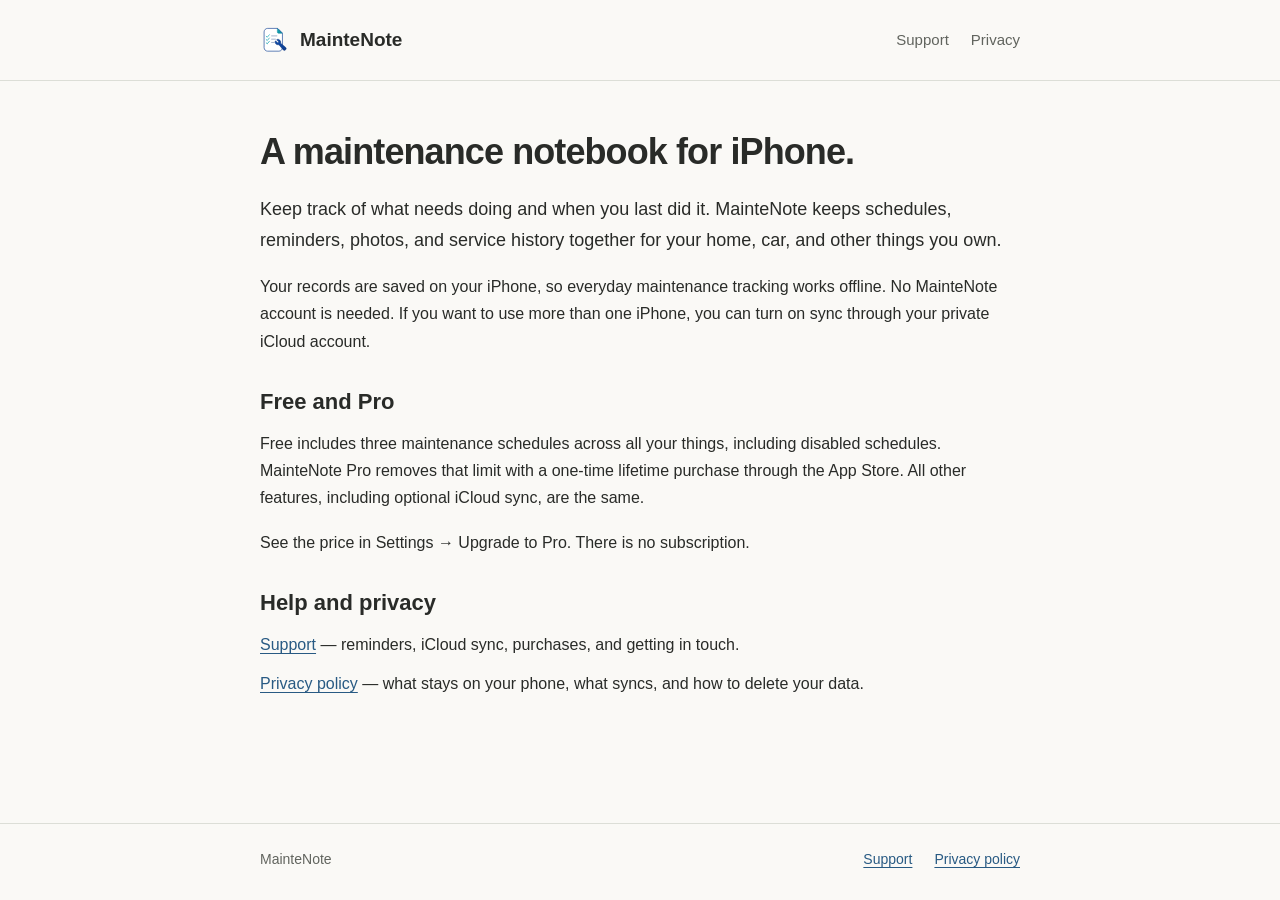
<file: public/index.html>
<!doctype html>
<html lang="en">
<head>
  <meta charset="utf-8">
  <meta name="viewport" content="width=device-width, initial-scale=1">
  <meta name="description" content="Support and privacy information for MainteNote, the offline maintenance notebook for iPhone.">
  <meta name="referrer" content="strict-origin-when-cross-origin">
  <title>MainteNote — Support &amp; Privacy</title>
  <link rel="icon" href="./maintenote-mark.svg" type="image/svg+xml">
  <meta name="theme-color" content="#faf9f6" media="(prefers-color-scheme: light)">
  <meta name="theme-color" content="#191a18" media="(prefers-color-scheme: dark)">
  <link rel="stylesheet" href="./styles.css">
</head>
<body>
  <a class="skip-link" href="#main">Skip to content</a>
  <header class="site-header">
    <div class="container header-inner">
      <a class="brand" href="./"><img class="brand-mark" src="./maintenote-mark.svg" alt="">MainteNote</a>
      <nav aria-label="Main navigation"><a href="./support/">Support</a><a href="./privacy/">Privacy</a></nav>
    </div>
  </header>
  <main id="main" class="container">
    <h1>A maintenance notebook for iPhone.</h1>
    <p class="lead">Keep track of what needs doing and when you last did it. MainteNote keeps schedules, reminders, photos, and service history together for your home, car, and other things you own.</p>
    <p>Your records are saved on your iPhone, so everyday maintenance tracking works offline. No MainteNote account is needed. If you want to use more than one iPhone, you can turn on sync through your private iCloud account.</p>
    <section class="home-section" aria-labelledby="plan-title">
      <h2 id="plan-title">Free and Pro</h2>
      <p>Free includes three maintenance schedules across all your things, including disabled schedules. MainteNote Pro removes that limit with a one-time lifetime purchase through the App Store. All other features, including optional iCloud sync, are the same.</p>
      <p>See the price in Settings → Upgrade to Pro. There is no subscription.</p>
    </section>
    <section class="home-section" aria-labelledby="help-title">
      <h2 id="help-title">Help and privacy</h2>
      <ul class="page-links">
        <li><a href="./support/">Support</a> — reminders, iCloud sync, purchases, and getting in touch.</li>
        <li><a href="./privacy/">Privacy policy</a> — what stays on your phone, what syncs, and how to delete your data.</li>
      </ul>
    </section>
  </main>
  <footer class="site-footer">
    <div class="container footer-inner"><span>MainteNote</span><div class="footer-links"><a href="./support/">Support</a><a href="./privacy/">Privacy policy</a></div></div>
  </footer>
</body>
</html>
</file>
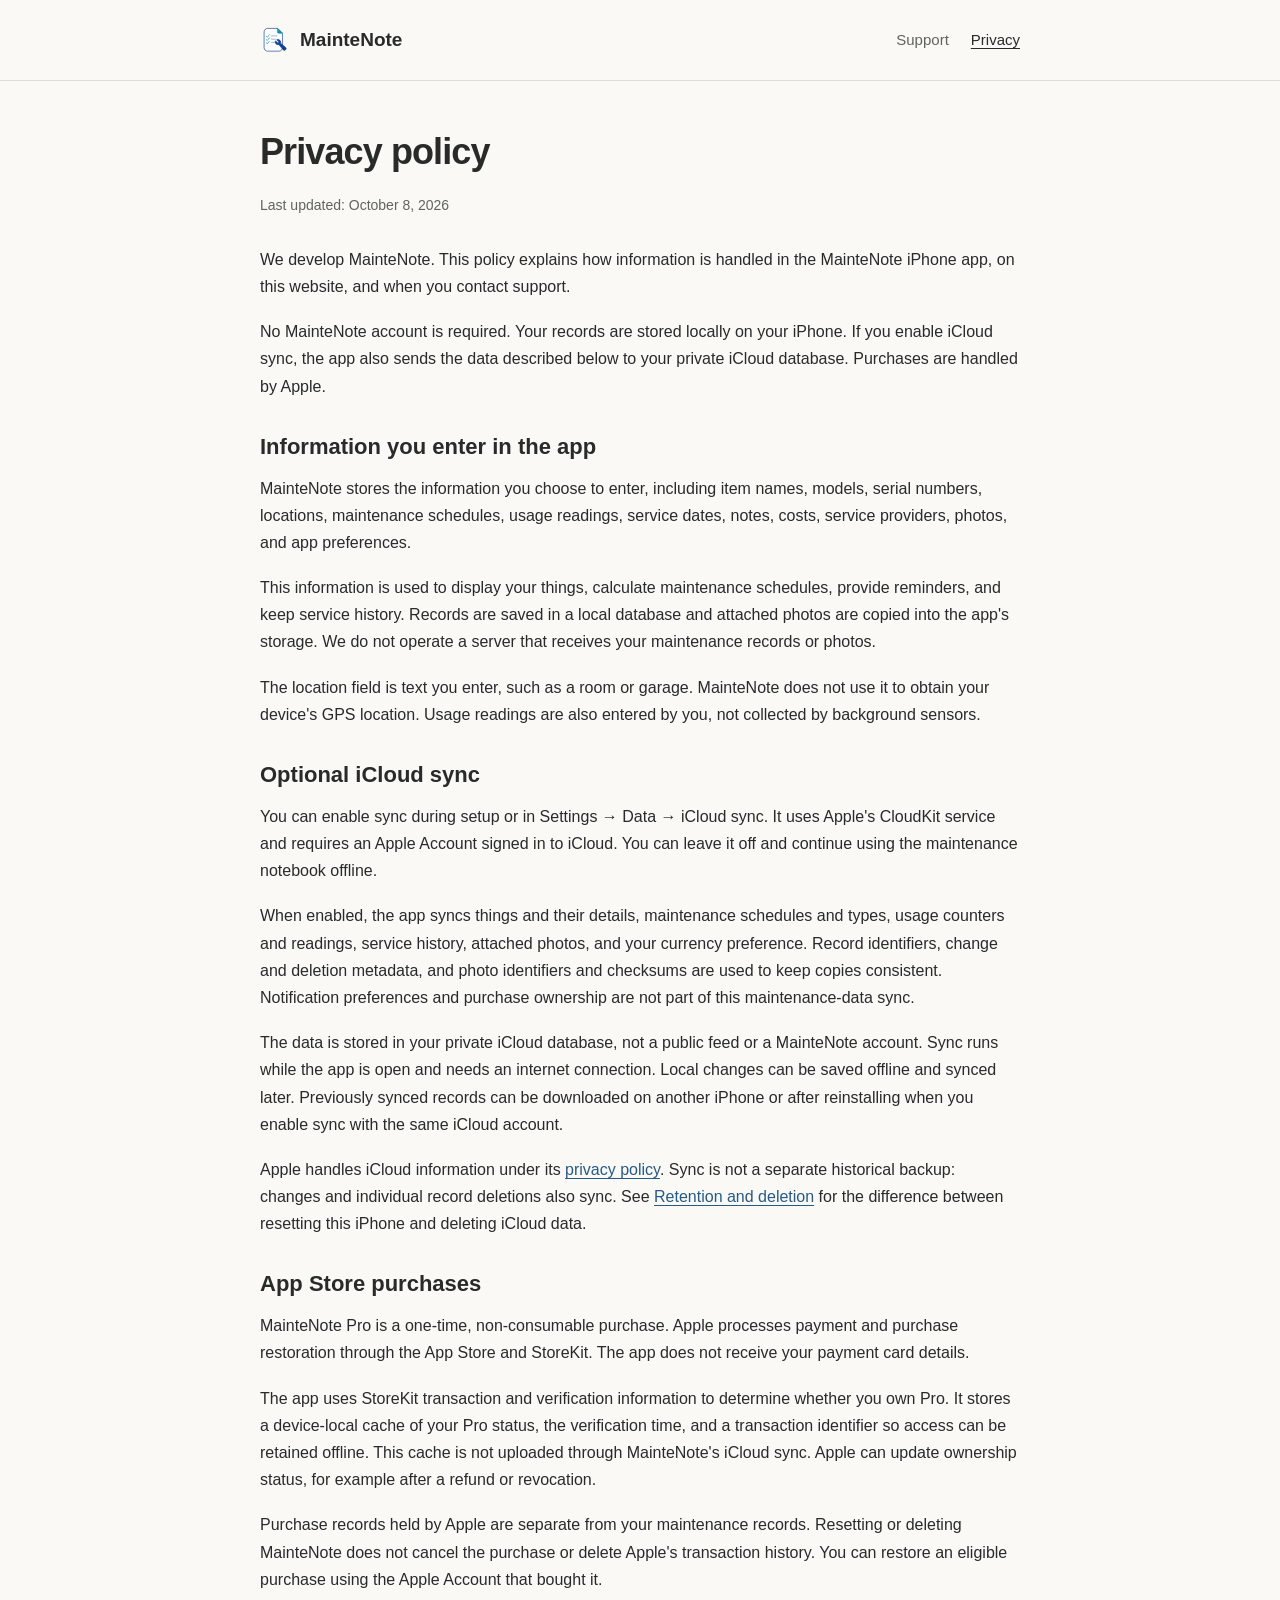
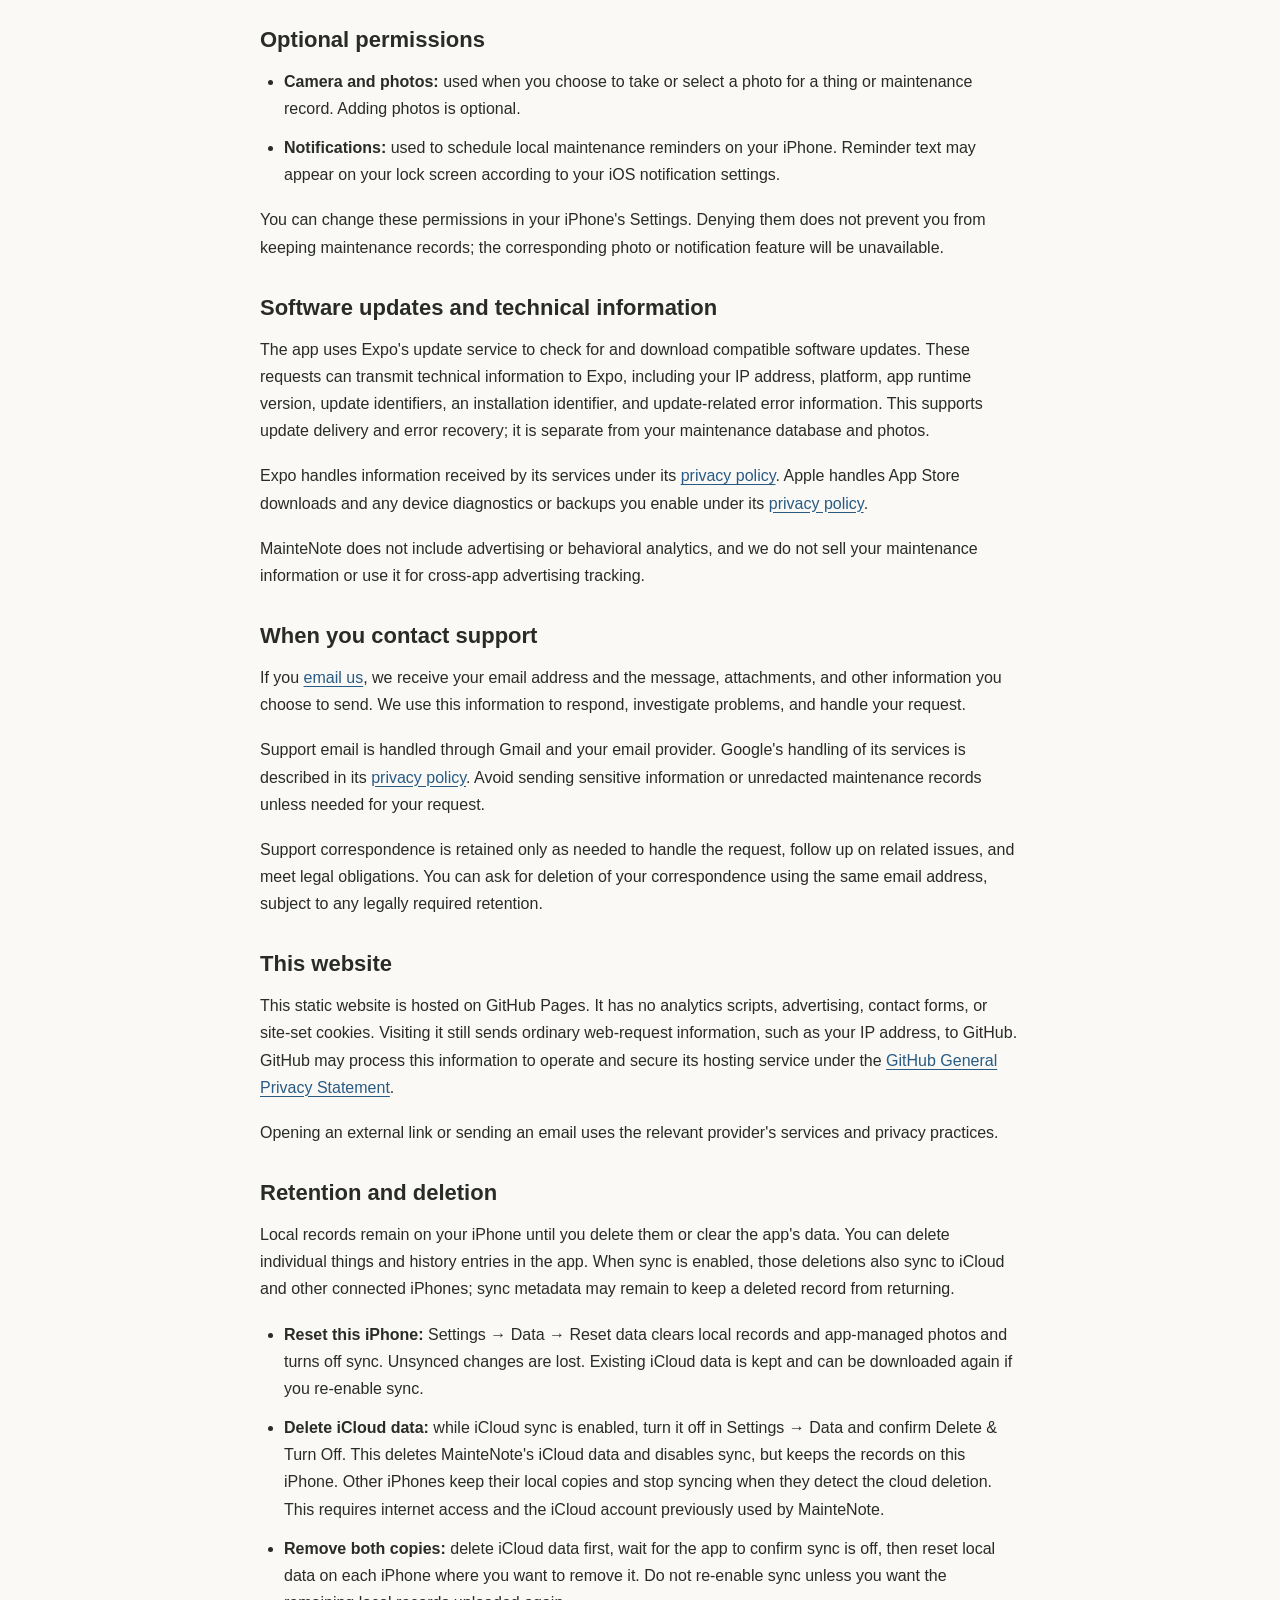
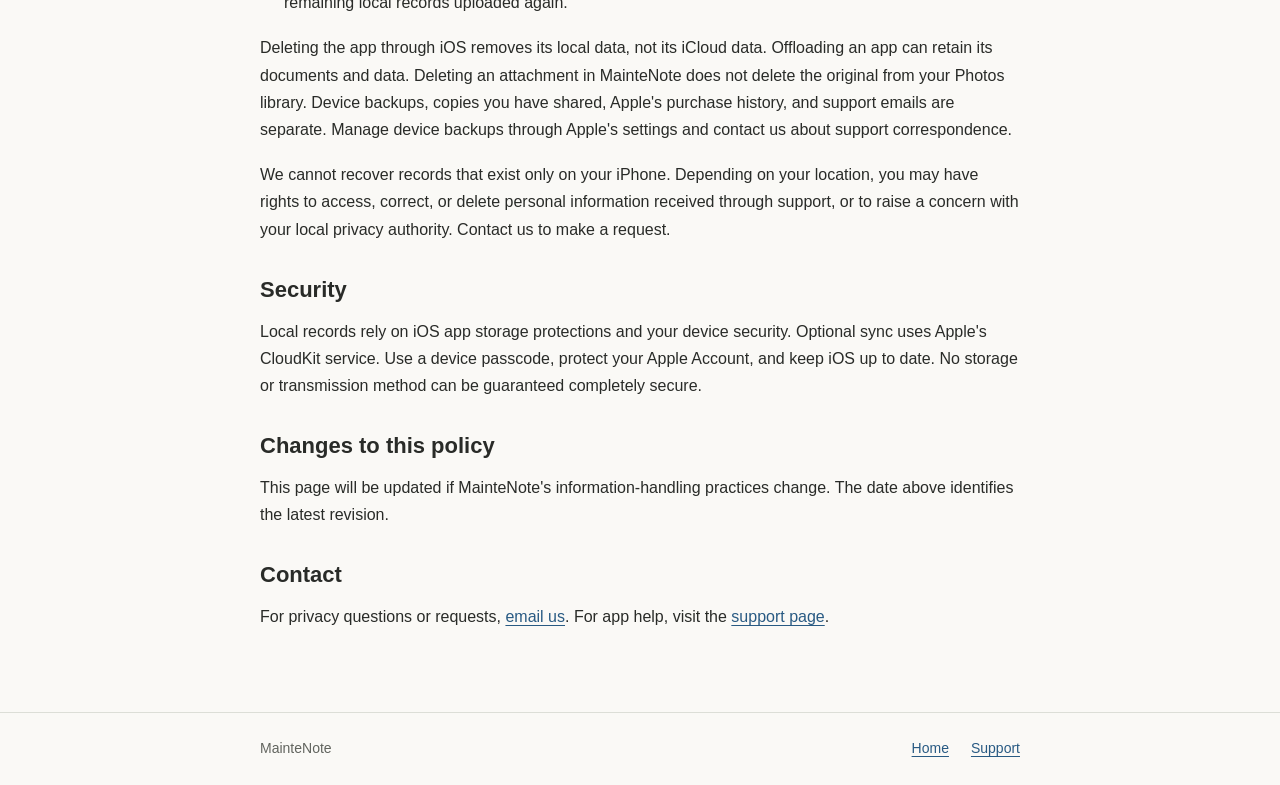
<file: public/privacy/index.html>
<!doctype html>
<html lang="en">
<head>
  <meta charset="utf-8">
  <meta name="viewport" content="width=device-width, initial-scale=1">
  <meta name="description" content="How MainteNote handles local records, optional iCloud sync, App Store purchases, permissions, and data deletion.">
  <meta name="referrer" content="strict-origin-when-cross-origin">
  <title>Privacy Policy — MainteNote</title>
  <link rel="icon" href="../maintenote-mark.svg" type="image/svg+xml">
  <meta name="theme-color" content="#faf9f6" media="(prefers-color-scheme: light)">
  <meta name="theme-color" content="#191a18" media="(prefers-color-scheme: dark)">
  <link rel="stylesheet" href="../styles.css">
</head>
<body>
  <a class="skip-link" href="#main">Skip to content</a>
  <header class="site-header">
    <div class="container header-inner">
      <a class="brand" href="../"><img class="brand-mark" src="../maintenote-mark.svg" alt="">MainteNote</a>
      <nav aria-label="Main navigation"><a href="../support/">Support</a><a href="./" aria-current="page">Privacy</a></nav>
    </div>
  </header>
  <main id="main" class="container">
    <article class="prose">
      <h1>Privacy policy</h1>
      <p class="meta">Last updated: <time datetime="2026-10-08">October 8, 2026</time></p>
      <p>We develop MainteNote. This policy explains how information is handled in the MainteNote iPhone app, on this website, and when you contact support.</p>
      <p>No MainteNote account is required. Your records are stored locally on your iPhone. If you enable iCloud sync, the app also sends the data described below to your private iCloud database. Purchases are handled by Apple.</p>
      <section aria-labelledby="records">
        <h2 id="records">Information you enter in the app</h2>
        <p>MainteNote stores the information you choose to enter, including item names, models, serial numbers, locations, maintenance schedules, usage readings, service dates, notes, costs, service providers, photos, and app preferences.</p>
        <p>This information is used to display your things, calculate maintenance schedules, provide reminders, and keep service history. Records are saved in a local database and attached photos are copied into the app's storage. We do not operate a server that receives your maintenance records or photos.</p>
        <p>The location field is text you enter, such as a room or garage. MainteNote does not use it to obtain your device's GPS location. Usage readings are also entered by you, not collected by background sensors.</p>
      </section>
      <section aria-labelledby="icloud">
        <h2 id="icloud">Optional iCloud sync</h2>
        <p>You can enable sync during setup or in Settings → Data → iCloud sync. It uses Apple's CloudKit service and requires an Apple Account signed in to iCloud. You can leave it off and continue using the maintenance notebook offline.</p>
        <p>When enabled, the app syncs things and their details, maintenance schedules and types, usage counters and readings, service history, attached photos, and your currency preference. Record identifiers, change and deletion metadata, and photo identifiers and checksums are used to keep copies consistent. Notification preferences and purchase ownership are not part of this maintenance-data sync.</p>
        <p>The data is stored in your private iCloud database, not a public feed or a MainteNote account. Sync runs while the app is open and needs an internet connection. Local changes can be saved offline and synced later. Previously synced records can be downloaded on another iPhone or after reinstalling when you enable sync with the same iCloud account.</p>
        <p>Apple handles iCloud information under its <a href="https://www.apple.com/legal/privacy/">privacy policy</a>. Sync is not a separate historical backup: changes and individual record deletions also sync. See <a href="#retention">Retention and deletion</a> for the difference between resetting this iPhone and deleting iCloud data.</p>
      </section>
      <section aria-labelledby="purchases">
        <h2 id="purchases">App Store purchases</h2>
        <p>MainteNote Pro is a one-time, non-consumable purchase. Apple processes payment and purchase restoration through the App Store and StoreKit. The app does not receive your payment card details.</p>
        <p>The app uses StoreKit transaction and verification information to determine whether you own Pro. It stores a device-local cache of your Pro status, the verification time, and a transaction identifier so access can be retained offline. This cache is not uploaded through MainteNote's iCloud sync. Apple can update ownership status, for example after a refund or revocation.</p>
        <p>Purchase records held by Apple are separate from your maintenance records. Resetting or deleting MainteNote does not cancel the purchase or delete Apple's transaction history. You can restore an eligible purchase using the Apple Account that bought it.</p>
      </section>
      <section aria-labelledby="permissions">
        <h2 id="permissions">Optional permissions</h2>
        <ul>
          <li><strong>Camera and photos:</strong> used when you choose to take or select a photo for a thing or maintenance record. Adding photos is optional.</li>
          <li><strong>Notifications:</strong> used to schedule local maintenance reminders on your iPhone. Reminder text may appear on your lock screen according to your iOS notification settings.</li>
        </ul>
        <p>You can change these permissions in your iPhone's Settings. Denying them does not prevent you from keeping maintenance records; the corresponding photo or notification feature will be unavailable.</p>
      </section>
      <section aria-labelledby="updates">
        <h2 id="updates">Software updates and technical information</h2>
        <p>The app uses Expo's update service to check for and download compatible software updates. These requests can transmit technical information to Expo, including your IP address, platform, app runtime version, update identifiers, an installation identifier, and update-related error information. This supports update delivery and error recovery; it is separate from your maintenance database and photos.</p>
        <p>Expo handles information received by its services under its <a href="https://expo.dev/privacy">privacy policy</a>. Apple handles App Store downloads and any device diagnostics or backups you enable under its <a href="https://www.apple.com/legal/privacy/">privacy policy</a>.</p>
        <p>MainteNote does not include advertising or behavioral analytics, and we do not sell your maintenance information or use it for cross-app advertising tracking.</p>
      </section>
      <section aria-labelledby="support">
        <h2 id="support">When you contact support</h2>
        <p>If you <a href="mailto:ivanjuan222@gmail.com?subject=MainteNote%20privacy">email us</a>, we receive your email address and the message, attachments, and other information you choose to send. We use this information to respond, investigate problems, and handle your request.</p>
        <p>Support email is handled through Gmail and your email provider. Google's handling of its services is described in its <a href="https://policies.google.com/privacy">privacy policy</a>. Avoid sending sensitive information or unredacted maintenance records unless needed for your request.</p>
        <p>Support correspondence is retained only as needed to handle the request, follow up on related issues, and meet legal obligations. You can ask for deletion of your correspondence using the same email address, subject to any legally required retention.</p>
      </section>
      <section aria-labelledby="website">
        <h2 id="website">This website</h2>
        <p>This static website is hosted on GitHub Pages. It has no analytics scripts, advertising, contact forms, or site-set cookies. Visiting it still sends ordinary web-request information, such as your IP address, to GitHub. GitHub may process this information to operate and secure its hosting service under the <a href="https://docs.github.com/en/site-policy/privacy-policies/github-general-privacy-statement">GitHub General Privacy Statement</a>.</p>
        <p>Opening an external link or sending an email uses the relevant provider's services and privacy practices.</p>
      </section>
      <section aria-labelledby="retention">
        <h2 id="retention">Retention and deletion</h2>
        <p>Local records remain on your iPhone until you delete them or clear the app's data. You can delete individual things and history entries in the app. When sync is enabled, those deletions also sync to iCloud and other connected iPhones; sync metadata may remain to keep a deleted record from returning.</p>
        <ul>
          <li><strong>Reset this iPhone:</strong> Settings → Data → Reset data clears local records and app-managed photos and turns off sync. Unsynced changes are lost. Existing iCloud data is kept and can be downloaded again if you re-enable sync.</li>
          <li><strong>Delete iCloud data:</strong> while iCloud sync is enabled, turn it off in Settings → Data and confirm Delete &amp; Turn Off. This deletes MainteNote's iCloud data and disables sync, but keeps the records on this iPhone. Other iPhones keep their local copies and stop syncing when they detect the cloud deletion. This requires internet access and the iCloud account previously used by MainteNote.</li>
          <li><strong>Remove both copies:</strong> delete iCloud data first, wait for the app to confirm sync is off, then reset local data on each iPhone where you want to remove it. Do not re-enable sync unless you want the remaining local records uploaded again.</li>
        </ul>
        <p>Deleting the app through iOS removes its local data, not its iCloud data. Offloading an app can retain its documents and data. Deleting an attachment in MainteNote does not delete the original from your Photos library. Device backups, copies you have shared, Apple's purchase history, and support emails are separate. Manage device backups through Apple's settings and contact us about support correspondence.</p>
        <p>We cannot recover records that exist only on your iPhone. Depending on your location, you may have rights to access, correct, or delete personal information received through support, or to raise a concern with your local privacy authority. Contact us to make a request.</p>
      </section>
      <section aria-labelledby="security">
        <h2 id="security">Security</h2>
        <p>Local records rely on iOS app storage protections and your device security. Optional sync uses Apple's CloudKit service. Use a device passcode, protect your Apple Account, and keep iOS up to date. No storage or transmission method can be guaranteed completely secure.</p>
      </section>
      <section aria-labelledby="changes">
        <h2 id="changes">Changes to this policy</h2>
        <p>This page will be updated if MainteNote's information-handling practices change. The date above identifies the latest revision.</p>
      </section>
      <section aria-labelledby="contact">
        <h2 id="contact">Contact</h2>
        <p>For privacy questions or requests, <a href="mailto:ivanjuan222@gmail.com?subject=MainteNote%20privacy">email us</a>. For app help, visit the <a href="../support/">support page</a>.</p>
      </section>
    </article>
  </main>
  <footer class="site-footer">
    <div class="container footer-inner"><span>MainteNote</span><div class="footer-links"><a href="../">Home</a><a href="../support/">Support</a></div></div>
  </footer>
</body>
</html>
</file>
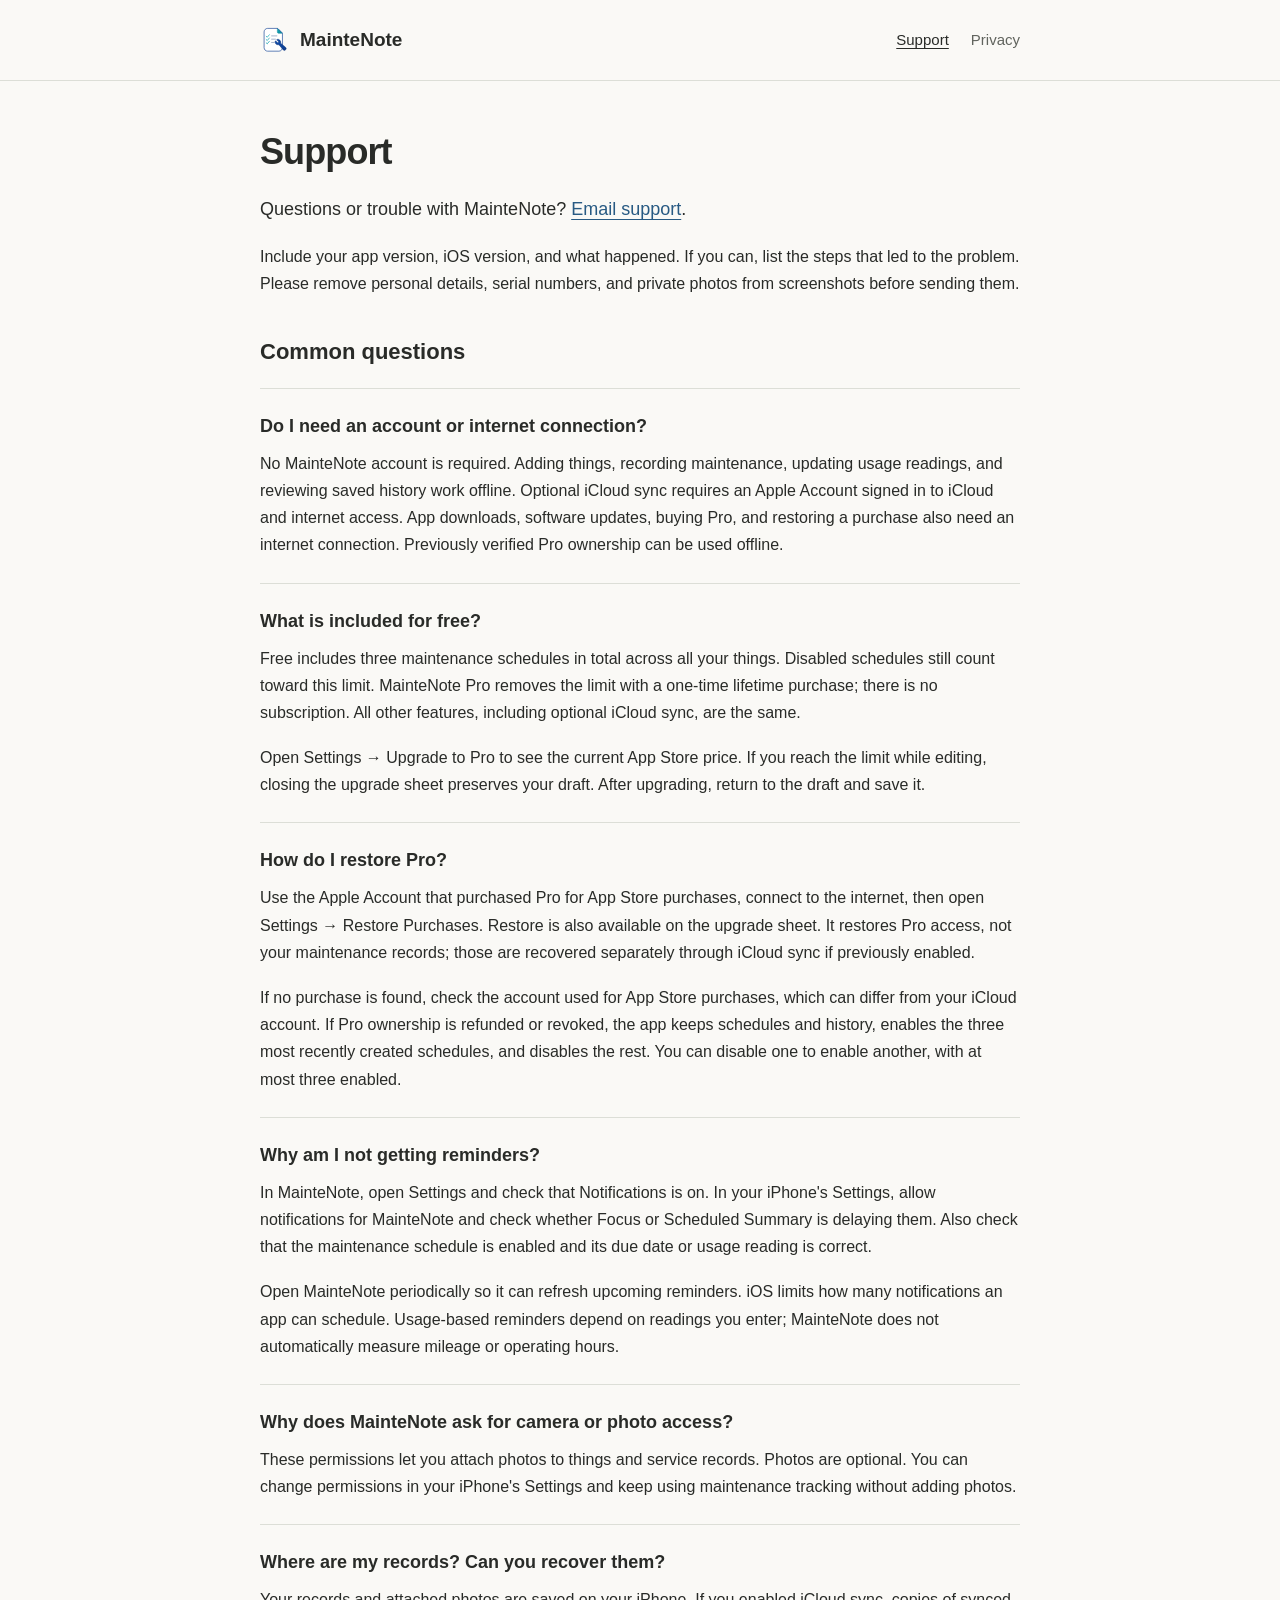
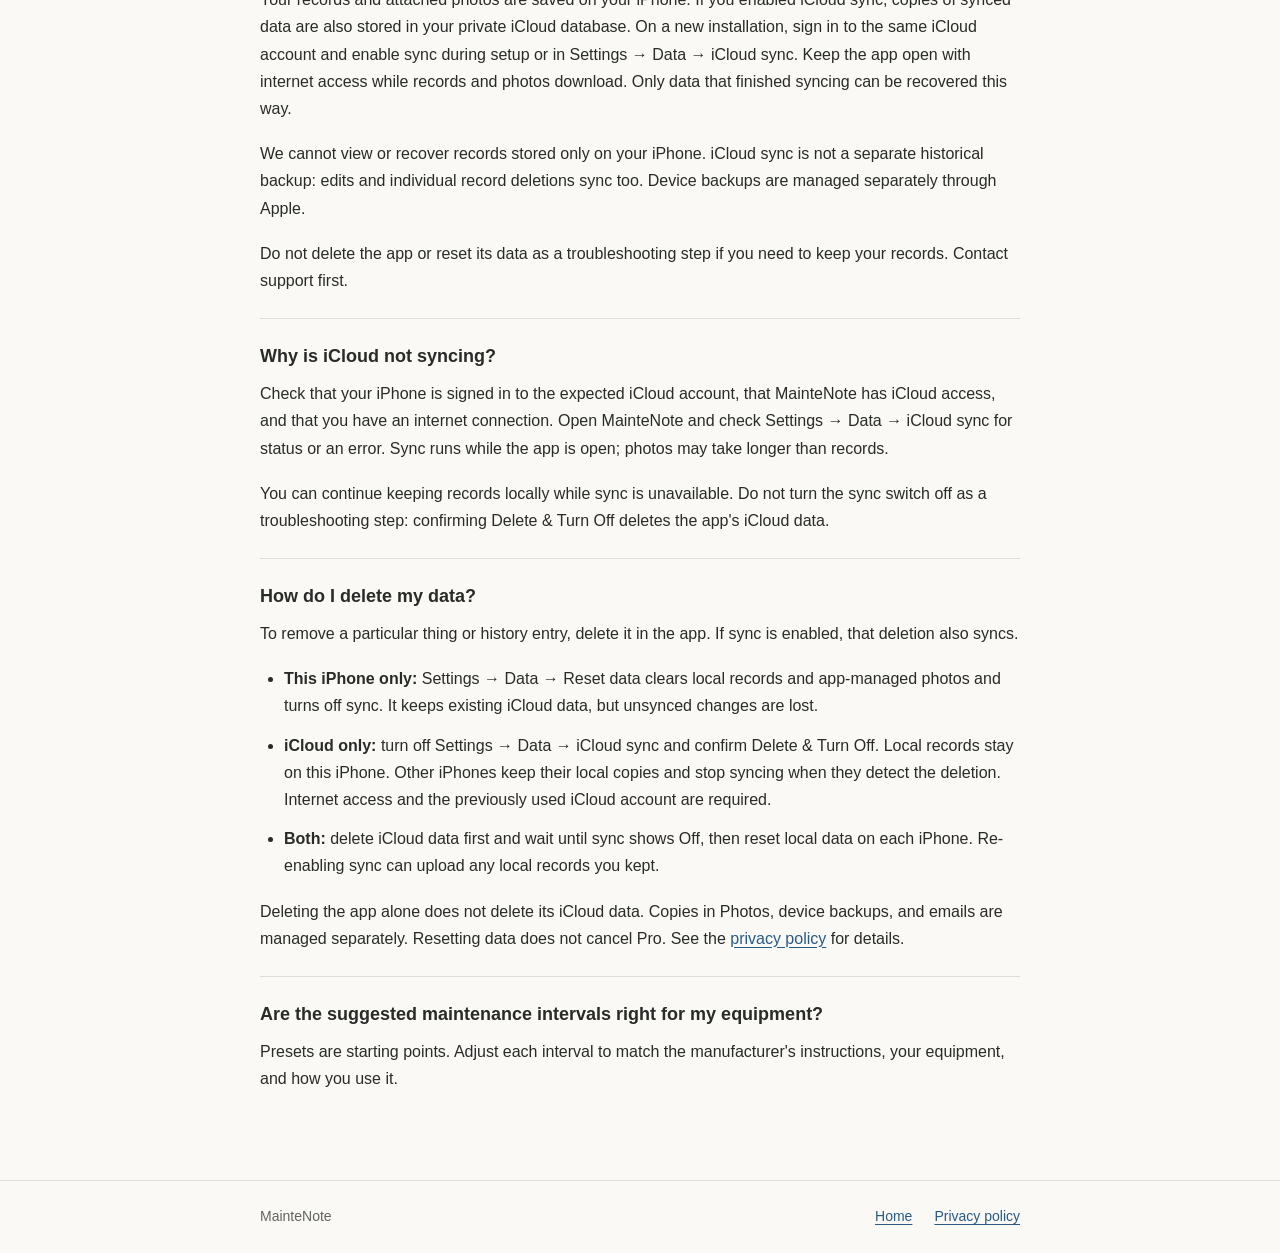
<file: public/support/index.html>
<!doctype html>
<html lang="en">
<head>
  <meta charset="utf-8">
  <meta name="viewport" content="width=device-width, initial-scale=1">
  <meta name="description" content="Get help with MainteNote reminders, iCloud sync, Pro purchases, restoring records, and deleting data.">
  <meta name="referrer" content="strict-origin-when-cross-origin">
  <title>Support — MainteNote</title>
  <link rel="icon" href="../maintenote-mark.svg" type="image/svg+xml">
  <meta name="theme-color" content="#faf9f6" media="(prefers-color-scheme: light)">
  <meta name="theme-color" content="#191a18" media="(prefers-color-scheme: dark)">
  <link rel="stylesheet" href="../styles.css">
</head>
<body>
  <a class="skip-link" href="#main">Skip to content</a>
  <header class="site-header">
    <div class="container header-inner">
      <a class="brand" href="../"><img class="brand-mark" src="../maintenote-mark.svg" alt="">MainteNote</a>
      <nav aria-label="Main navigation"><a href="./" aria-current="page">Support</a><a href="../privacy/">Privacy</a></nav>
    </div>
  </header>
  <main id="main" class="container">
    <h1>Support</h1>
    <p class="lead">Questions or trouble with MainteNote? <a href="mailto:ivanjuan222@gmail.com?subject=MainteNote%20support">Email support</a>.</p>
    <p>Include your app version, iOS version, and what happened. If you can, list the steps that led to the problem. Please remove personal details, serial numbers, and private photos from screenshots before sending them.</p>
    <div class="faq">
      <h2>Common questions</h2>
      <section>
        <h3>Do I need an account or internet connection?</h3>
        <p>No MainteNote account is required. Adding things, recording maintenance, updating usage readings, and reviewing saved history work offline. Optional iCloud sync requires an Apple Account signed in to iCloud and internet access. App downloads, software updates, buying Pro, and restoring a purchase also need an internet connection. Previously verified Pro ownership can be used offline.</p>
      </section>
      <section>
        <h3>What is included for free?</h3>
        <p>Free includes three maintenance schedules in total across all your things. Disabled schedules still count toward this limit. MainteNote Pro removes the limit with a one-time lifetime purchase; there is no subscription. All other features, including optional iCloud sync, are the same.</p>
        <p>Open Settings → Upgrade to Pro to see the current App Store price. If you reach the limit while editing, closing the upgrade sheet preserves your draft. After upgrading, return to the draft and save it.</p>
      </section>
      <section>
        <h3>How do I restore Pro?</h3>
        <p>Use the Apple Account that purchased Pro for App Store purchases, connect to the internet, then open Settings → Restore Purchases. Restore is also available on the upgrade sheet. It restores Pro access, not your maintenance records; those are recovered separately through iCloud sync if previously enabled.</p>
        <p>If no purchase is found, check the account used for App Store purchases, which can differ from your iCloud account. If Pro ownership is refunded or revoked, the app keeps schedules and history, enables the three most recently created schedules, and disables the rest. You can disable one to enable another, with at most three enabled.</p>
      </section>
      <section>
        <h3>Why am I not getting reminders?</h3>
        <p>In MainteNote, open Settings and check that Notifications is on. In your iPhone's Settings, allow notifications for MainteNote and check whether Focus or Scheduled Summary is delaying them. Also check that the maintenance schedule is enabled and its due date or usage reading is correct.</p>
        <p>Open MainteNote periodically so it can refresh upcoming reminders. iOS limits how many notifications an app can schedule. Usage-based reminders depend on readings you enter; MainteNote does not automatically measure mileage or operating hours.</p>
      </section>
      <section>
        <h3>Why does MainteNote ask for camera or photo access?</h3>
        <p>These permissions let you attach photos to things and service records. Photos are optional. You can change permissions in your iPhone's Settings and keep using maintenance tracking without adding photos.</p>
      </section>
      <section>
        <h3>Where are my records? Can you recover them?</h3>
        <p>Your records and attached photos are saved on your iPhone. If you enabled iCloud sync, copies of synced data are also stored in your private iCloud database. On a new installation, sign in to the same iCloud account and enable sync during setup or in Settings → Data → iCloud sync. Keep the app open with internet access while records and photos download. Only data that finished syncing can be recovered this way.</p>
        <p>We cannot view or recover records stored only on your iPhone. iCloud sync is not a separate historical backup: edits and individual record deletions sync too. Device backups are managed separately through Apple.</p>
        <p>Do not delete the app or reset its data as a troubleshooting step if you need to keep your records. Contact support first.</p>
      </section>
      <section>
        <h3>Why is iCloud not syncing?</h3>
        <p>Check that your iPhone is signed in to the expected iCloud account, that MainteNote has iCloud access, and that you have an internet connection. Open MainteNote and check Settings → Data → iCloud sync for status or an error. Sync runs while the app is open; photos may take longer than records.</p>
        <p>You can continue keeping records locally while sync is unavailable. Do not turn the sync switch off as a troubleshooting step: confirming Delete &amp; Turn Off deletes the app's iCloud data.</p>
      </section>
      <section>
        <h3>How do I delete my data?</h3>
        <p>To remove a particular thing or history entry, delete it in the app. If sync is enabled, that deletion also syncs.</p>
        <ul>
          <li><strong>This iPhone only:</strong> Settings → Data → Reset data clears local records and app-managed photos and turns off sync. It keeps existing iCloud data, but unsynced changes are lost.</li>
          <li><strong>iCloud only:</strong> turn off Settings → Data → iCloud sync and confirm Delete &amp; Turn Off. Local records stay on this iPhone. Other iPhones keep their local copies and stop syncing when they detect the deletion. Internet access and the previously used iCloud account are required.</li>
          <li><strong>Both:</strong> delete iCloud data first and wait until sync shows Off, then reset local data on each iPhone. Re-enabling sync can upload any local records you kept.</li>
        </ul>
        <p>Deleting the app alone does not delete its iCloud data. Copies in Photos, device backups, and emails are managed separately. Resetting data does not cancel Pro. See the <a href="../privacy/#retention">privacy policy</a> for details.</p>
      </section>
      <section>
        <h3>Are the suggested maintenance intervals right for my equipment?</h3>
        <p>Presets are starting points. Adjust each interval to match the manufacturer's instructions, your equipment, and how you use it.</p>
      </section>
    </div>
  </main>
  <footer class="site-footer">
    <div class="container footer-inner"><span>MainteNote</span><div class="footer-links"><a href="../">Home</a><a href="../privacy/">Privacy policy</a></div></div>
  </footer>
</body>
</html>
</file>
<file: public/styles.css>
:root {
  color-scheme: light dark;
  font-family: -apple-system, BlinkMacSystemFont, "Segoe UI", sans-serif;
  font-synthesis: none;
  line-height: 1.7;
  --background: #faf9f6;
  --text: #292b28;
  --muted: #61645e;
  --accent: #285a83;
  --border: #dcded7;
  color: var(--text);
  background: var(--background);
}

* { box-sizing: border-box; }
body { margin: 0; }
a { color: var(--accent); text-underline-offset: 0.2em; overflow-wrap: anywhere; }
a:hover { text-decoration-thickness: 2px; }
a:focus-visible { outline: 2px solid var(--accent); outline-offset: 5px; }
.container { width: min(100% - 48px, 760px); margin-inline: auto; }
.skip-link { position: absolute; top: -100px; left: 24px; padding: 12px; background: var(--background); z-index: 1; }
.skip-link:focus { top: 12px; }
.site-header { border-bottom: 1px solid var(--border); }
.header-inner { min-height: 80px; display: flex; justify-content: space-between; align-items: center; gap: 24px; }
.brand { display: inline-flex; align-items: center; gap: 10px; color: var(--text); text-decoration: none; font-size: 19px; font-weight: 650; }
.brand-mark { display: block; width: 30px; height: 30px; }
nav { display: flex; gap: 22px; }
nav a { display: inline-block; color: var(--muted); font-size: 15px; text-decoration: none; padding-block: 12px; }
nav a[aria-current="page"] { color: var(--text); text-decoration: underline; }
main { padding-block: 48px 64px; min-height: calc(100vh - 158px); }
h1 { margin: 0 0 20px; font-size: clamp(28px, 4vw, 36px); line-height: 1.25; font-weight: 650; letter-spacing: -0.025em; }
h2 { margin: 0 0 12px; font-size: 22px; line-height: 1.4; font-weight: 650; }
h3 { margin: 0 0 10px; font-size: 18px; line-height: 1.5; font-weight: 650; }
p { margin: 0 0 18px; }
.lead { font-size: 18px; }
.meta { color: var(--muted); font-size: 14px; margin-bottom: 28px; }
.home-section { margin-top: 32px; }
.page-links { list-style: none; padding: 0; }
.page-links li { margin-bottom: 12px; }
.faq { margin-top: 40px; }
.faq > h2 { margin-bottom: 20px; }
.faq section { padding-block: 24px; border-top: 1px solid var(--border); }
.faq p:last-child { margin-bottom: 0; }
.prose section { margin-top: 32px; }
ul, ol { padding-left: 24px; margin-block: 0 18px; }
li { margin-bottom: 12px; }
section[id], h2[id] { scroll-margin-top: 24px; }
.site-footer { border-top: 1px solid var(--border); }
.footer-inner { display: flex; flex-wrap: wrap; gap: 12px 24px; justify-content: space-between; padding-block: 24px; font-size: 14px; color: var(--muted); }
.footer-links { display: flex; flex-wrap: wrap; gap: 22px; }

@media (prefers-color-scheme: dark) {
  :root {
    --background: #191a18;
    --text: #e6e7e1;
    --muted: #a9ada2;
    --accent: #9dc6e5;
    --border: #3b3e37;
  }
}

@media (max-width: 480px) {
  .container { width: calc(100% - 36px); }
  .header-inner { min-height: 72px; gap: 8px 16px; flex-wrap: wrap; padding-block: 10px; }
  .brand { font-size: 18px; }
  nav { gap: 18px; }
  main { padding-block: 32px 48px; }
  .lead { font-size: 17px; }
}
</file>
